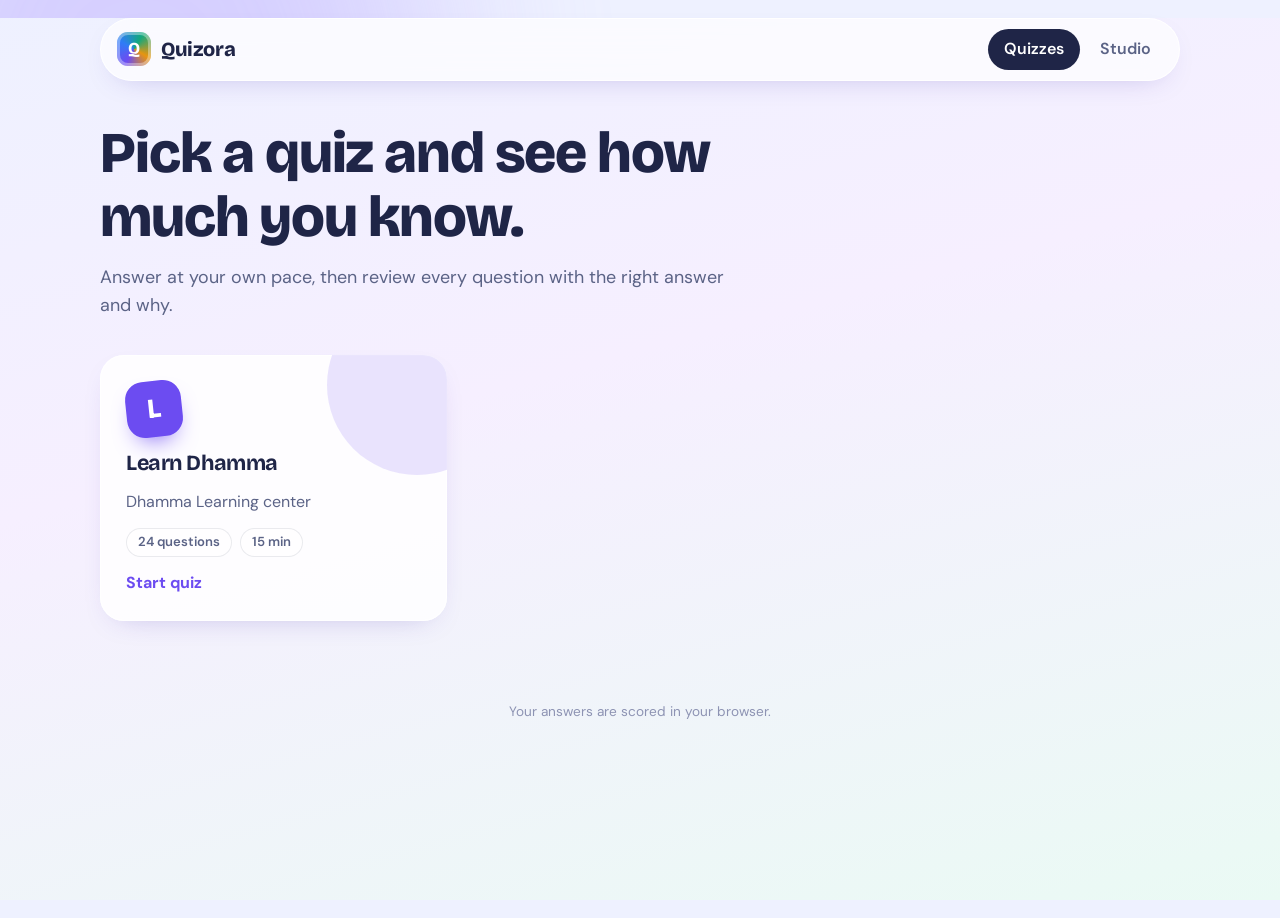
<file: index.html>
<!doctype html>
<html lang="en">
<head>
  <meta charset="utf-8">
  <meta name="viewport" content="width=device-width, initial-scale=1">
  <title>Quizora — take a quiz</title>
  <meta name="description" content="Pick a quiz, answer at your own pace and review every answer.">
  <link rel="icon" href="data:image/svg+xml,<svg xmlns='http://www.w3.org/2000/svg' viewBox='0 0 100 100'><rect width='100' height='100' rx='28' fill='%236c4cf1'/><text x='50' y='70' font-size='60' text-anchor='middle' fill='white' font-family='sans-serif' font-weight='800'>Q</text></svg>">
  <link rel="preconnect" href="https://fonts.googleapis.com">
  <link rel="preconnect" href="https://fonts.gstatic.com" crossorigin>
  <link href="https://fonts.googleapis.com/css2?family=Bricolage+Grotesque:opsz,wght@12..96,600;12..96,700;12..96,800&family=DM+Sans:opsz,wght@9..40,400;9..40,500;9..40,600;9..40,700&display=swap" rel="stylesheet">
  <link rel="stylesheet" href="css/theme.css">
  <link rel="stylesheet" href="css/components.css">
  <link rel="stylesheet" href="css/quiz.css">
</head>
<body>
  <div class="backdrop" aria-hidden="true"><span class="blob b1"></span><span class="blob b2"></span><span class="blob b3"></span></div>

  <header class="topbar">
    <a class="brand" href="./"><span class="brand-mark">Q</span><span>Quizora</span></a>
    <nav class="topnav" aria-label="Main">
      <a href="./" aria-current="page">Quizzes</a>
      <a href="admin.html">Studio</a>
    </nav>
  </header>

  <main id="app" class="container" tabindex="-1"></main>

  <p class="footer-note">Your answers are scored in your browser.</p>
  <div id="toasts" class="toasts" aria-live="polite"></div>

  <script type="module" src="js/pages/play/main.js"></script>
  <noscript><p class="container">Please enable JavaScript to take quizzes.</p></noscript>
</body>
</html>
</file>
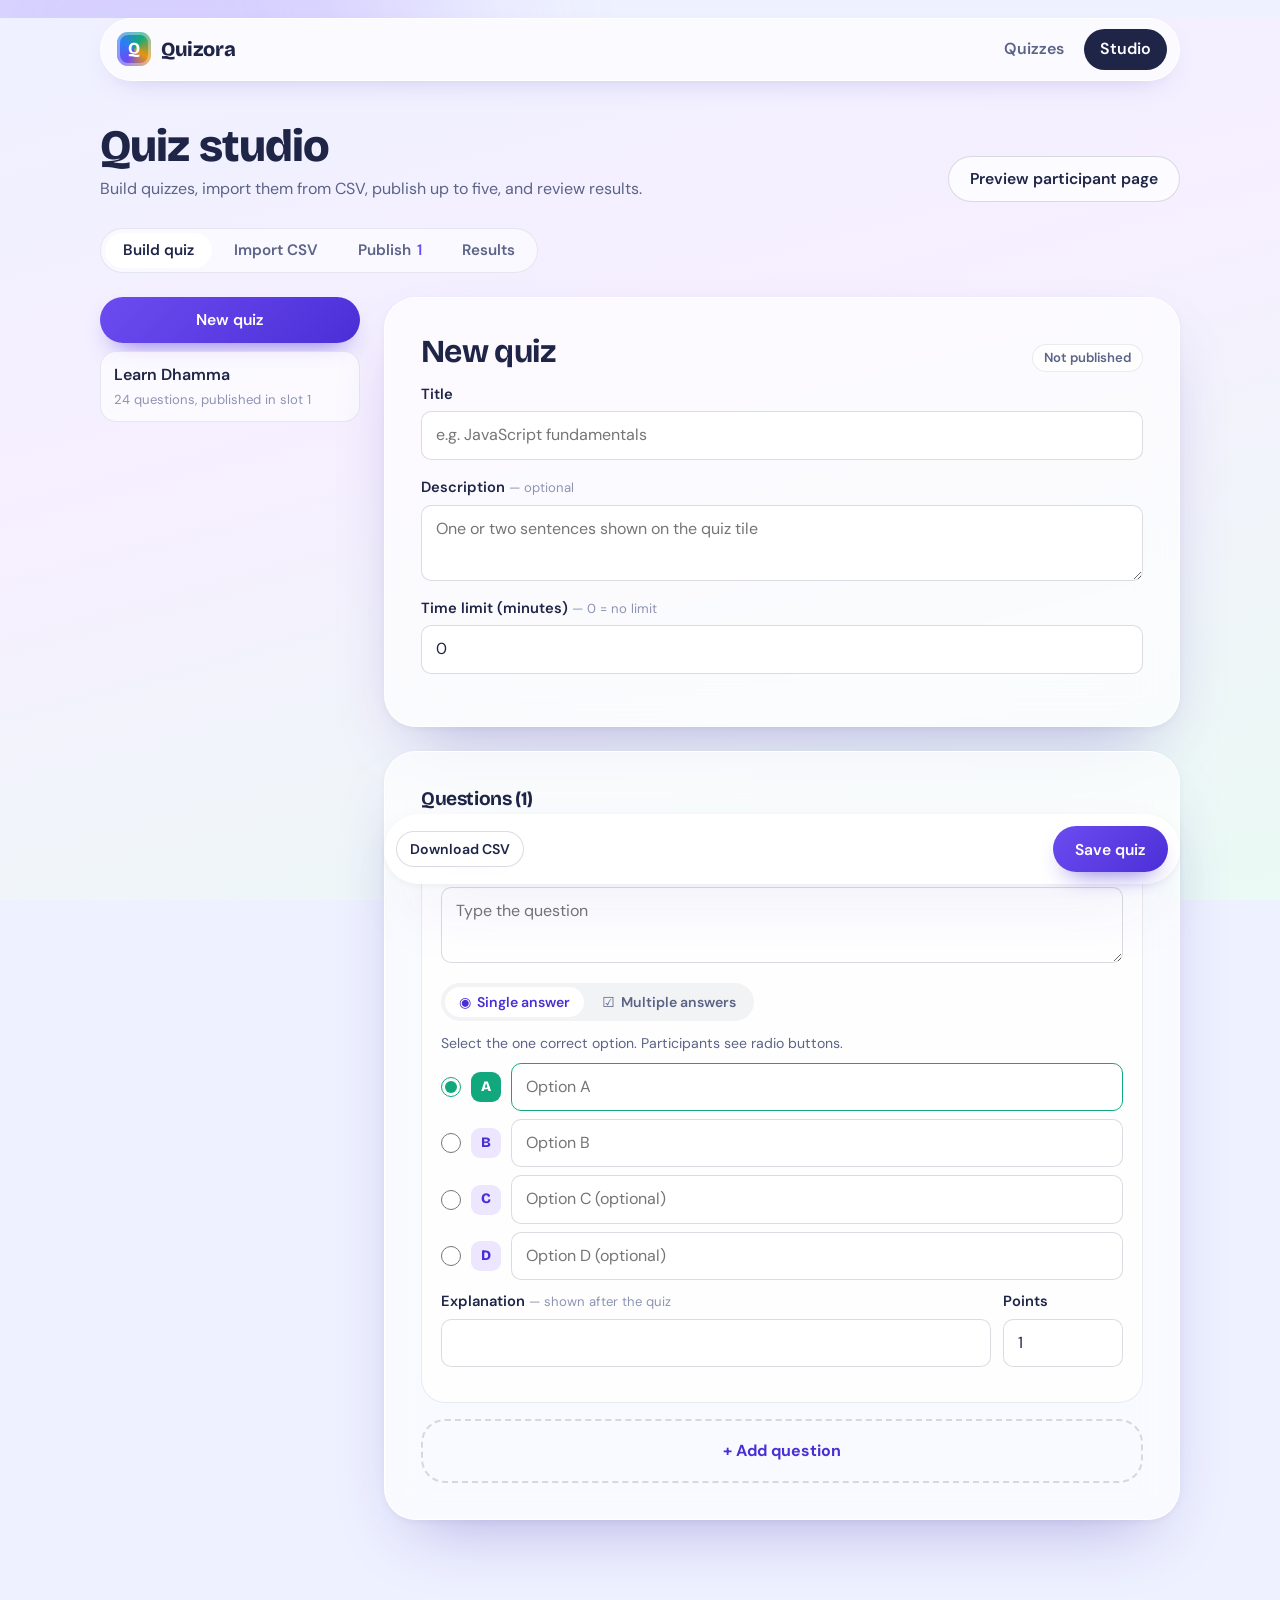
<file: admin.html>
<!doctype html>
<html lang="en">
<head>
  <meta charset="utf-8">
  <meta name="viewport" content="width=device-width, initial-scale=1">
  <title>Quizora — quiz studio</title>
  <meta name="robots" content="noindex">
  <link rel="icon" href="data:image/svg+xml,<svg xmlns='http://www.w3.org/2000/svg' viewBox='0 0 100 100'><rect width='100' height='100' rx='28' fill='%231f2547'/><text x='50' y='70' font-size='60' text-anchor='middle' fill='white' font-family='sans-serif' font-weight='800'>Q</text></svg>">
  <link rel="preconnect" href="https://fonts.googleapis.com">
  <link rel="preconnect" href="https://fonts.gstatic.com" crossorigin>
  <link href="https://fonts.googleapis.com/css2?family=Bricolage+Grotesque:opsz,wght@12..96,600;12..96,700;12..96,800&family=DM+Sans:opsz,wght@9..40,400;9..40,500;9..40,600;9..40,700&display=swap" rel="stylesheet">
  <link rel="stylesheet" href="css/theme.css">
  <link rel="stylesheet" href="css/components.css">
  <link rel="stylesheet" href="css/admin.css">
</head>
<body>
  <div class="backdrop" aria-hidden="true"><span class="blob b1"></span><span class="blob b2"></span><span class="blob b3"></span></div>

  <header class="topbar">
    <a class="brand" href="./"><span class="brand-mark">Q</span><span>Quizora</span></a>
    <nav class="topnav" aria-label="Main">
      <a href="./">Quizzes</a>
      <a href="admin.html" aria-current="page">Studio</a>
    </nav>
  </header>

  <main id="app" class="container"></main>
  <div id="toasts" class="toasts" aria-live="polite"></div>

  <script type="module" src="js/pages/studio/main.js"></script>
</body>
</html>
</file>
<file: css/theme.css>
/* ==========================================================================
   theme.css — design tokens, base elements, page backdrop
   Change colors / fonts here and the whole app follows.
   ========================================================================== */

:root {
  /* Ink */
  --ink: #1f2547;
  --ink-soft: #5b6386;
  --ink-faint: #8d93b3;

  /* Surfaces */
  --glass: rgba(255, 255, 255, 0.66);
  --glass-strong: rgba(255, 255, 255, 0.88);
  --line: rgba(31, 37, 71, 0.09);
  --line-strong: rgba(31, 37, 71, 0.16);

  /* Accents (one per publish slot, plus feedback colors) */
  --violet: #6c4cf1;
  --violet-deep: #4b2fd6;
  --violet-soft: #ece7ff;
  --mint: #12a87e;
  --mint-soft: #dbf6ec;
  --coral: #e8485a;
  --coral-soft: #ffe2e5;
  --sun: #e8950f;
  --sun-soft: #fff0d3;
  --sky: #2f7cf6;
  --sky-soft: #e0ecff;

  /* Shape */
  --radius-xl: 32px;
  --radius-lg: 24px;
  --radius-md: 16px;
  --radius-sm: 10px;
  --shadow-float: 0 30px 70px -30px rgba(60, 40, 170, 0.38), 0 2px 8px rgba(31, 37, 71, 0.05);
  --shadow-soft: 0 10px 30px -18px rgba(60, 40, 170, 0.35);

  /* Type */
  --font-display: 'Bricolage Grotesque', 'Segoe UI', system-ui, sans-serif;
  --font-body: 'DM Sans', 'Segoe UI', system-ui, sans-serif;

  /* Motion */
  --ease: cubic-bezier(0.22, 1, 0.36, 1);
  --fast: 180ms;
  --slow: 520ms;
}

*,
*::before,
*::after { box-sizing: border-box; }

html { -webkit-text-size-adjust: 100%; background-color: #eef1ff; }

body {
  margin: 0;
  min-height: 100vh;
  font-family: var(--font-body);
  font-size: 16px;
  line-height: 1.55;
  color: var(--ink);
  background: linear-gradient(165deg, #eef1ff 0%, #f6efff 42%, #eafaf4 100%) fixed;
  -webkit-font-smoothing: antialiased;
}

h1, h2, h3, h4 {
  font-family: var(--font-display);
  line-height: 1.12;
  letter-spacing: -0.02em;
  margin: 0 0 0.4em;
}
h1 { font-size: clamp(2.2rem, 5vw, 3.6rem); font-weight: 800; }
h2 { font-size: clamp(1.5rem, 3vw, 2rem); font-weight: 700; }
h3 { font-size: 1.2rem; font-weight: 700; }
p { margin: 0 0 1em; }
a { color: var(--violet-deep); }
img, svg { display: block; max-width: 100%; }

:focus-visible {
  outline: 3px solid var(--violet);
  outline-offset: 3px;
  border-radius: 8px;
}

.sr-only {
  position: absolute; width: 1px; height: 1px; padding: 0; margin: -1px;
  overflow: hidden; clip: rect(0 0 0 0); white-space: nowrap; border: 0;
}

/* ---------- Drifting colour backdrop (the one ambient motion) ---------- */
.backdrop {
  position: fixed;
  inset: 0;
  z-index: -1;
  overflow: hidden;
  pointer-events: none;
}
.blob {
  position: absolute;
  width: 46vmax;
  height: 46vmax;
  border-radius: 50%;
  filter: blur(90px);
  opacity: 0.45;
  animation: drift 34s ease-in-out infinite alternate;
}
.blob.b1 { background: #b9a8ff; top: -18vmax; left: -12vmax; }
.blob.b2 { background: #9be8cf; bottom: -20vmax; right: -14vmax; animation-delay: -12s; }
.blob.b3 { background: #ffd79a; top: 30%; left: 45%; width: 30vmax; height: 30vmax; opacity: 0.3; animation-delay: -22s; }

@keyframes drift {
  0%   { transform: translate(0, 0) scale(1); }
  50%  { transform: translate(6vmax, 4vmax) scale(1.08); }
  100% { transform: translate(-4vmax, 7vmax) scale(0.95); }
}

@media (prefers-reduced-motion: reduce) {
  *, *::before, *::after {
    animation-duration: 1ms !important;
    animation-iteration-count: 1 !important;
    transition-duration: 1ms !important;
  }
}

/* ---------- Layout shell ---------- */
.container {
  width: min(1080px, 100% - 32px);
  margin-inline: auto;
}
.container.narrow { width: min(760px, 100% - 32px); }

.topbar {
  display: flex;
  align-items: center;
  justify-content: space-between;
  gap: 16px;
  width: min(1080px, 100% - 32px);
  margin: 18px auto 0;
  padding: 10px 12px 10px 16px;
  background: var(--glass);
  border: 1px solid rgba(255, 255, 255, 0.9);
  border-radius: 999px;
  backdrop-filter: blur(16px);
  -webkit-backdrop-filter: blur(16px);
  box-shadow: var(--shadow-soft);
}
.brand {
  display: flex;
  align-items: center;
  gap: 10px;
  font-family: var(--font-display);
  font-weight: 800;
  font-size: 1.25rem;
  color: var(--ink);
  text-decoration: none;
  letter-spacing: -0.02em;
}
.brand-mark {
  width: 34px; height: 34px;
  border-radius: 11px;
  background: conic-gradient(from 210deg, var(--violet), var(--sky), var(--mint), var(--sun), var(--violet));
  display: grid;
  place-items: center;
  color: #fff;
  font-size: 1.05rem;
  box-shadow: inset 0 0 0 3px rgba(255, 255, 255, 0.35);
}
.topnav { display: flex; gap: 4px; }
.topnav a {
  padding: 8px 16px;
  border-radius: 999px;
  color: var(--ink-soft);
  font-weight: 600;
  text-decoration: none;
  transition: background var(--fast), color var(--fast);
}
.topnav a:hover { color: var(--ink); background: rgba(255, 255, 255, 0.8); }
.topnav a[aria-current='page'] { color: #fff; background: var(--ink); }

main { padding: 40px 0 80px; }

.footer-note {
  text-align: center;
  color: var(--ink-faint);
  font-size: 0.85rem;
  padding-bottom: 32px;
}

@media (max-width: 560px) {
  .topbar { border-radius: 22px; }
  .brand span:last-child { display: none; }
  .topnav a { padding: 8px 12px; font-size: 0.92rem; }
  main { padding-top: 28px; }
}
</file>
<file: css/components.css>
/* ==========================================================================
   components.css — reusable building blocks used by both pages
   ========================================================================== */

/* ---------- Glass panel ---------- */
.panel {
  background: var(--glass);
  border: 1px solid rgba(255, 255, 255, 0.92);
  border-radius: var(--radius-xl);
  backdrop-filter: blur(18px);
  -webkit-backdrop-filter: blur(18px);
  box-shadow: var(--shadow-float);
  padding: clamp(20px, 4vw, 36px);
}
.panel + .panel { margin-top: 24px; }
.panel-title { display: flex; align-items: baseline; justify-content: space-between; gap: 12px; flex-wrap: wrap; }
.muted { color: var(--ink-soft); }
.small { font-size: 0.88rem; }

/* ---------- Buttons ---------- */
.btn {
  --btn-bg: var(--ink);
  --btn-fg: #fff;
  display: inline-flex;
  align-items: center;
  justify-content: center;
  gap: 8px;
  min-height: 46px;
  padding: 0 22px;
  border: 0;
  border-radius: 999px;
  background: var(--btn-bg);
  color: var(--btn-fg);
  font: 600 0.98rem/1 var(--font-body);
  text-decoration: none;
  cursor: pointer;
  transition: transform var(--fast) var(--ease), box-shadow var(--fast), background var(--fast), opacity var(--fast);
  white-space: nowrap;
}
.btn:hover { transform: translateY(-1px); box-shadow: 0 10px 22px -12px rgba(31, 37, 71, 0.6); }
.btn:active { transform: translateY(0) scale(0.98); }
.btn:disabled { opacity: 0.45; cursor: not-allowed; transform: none; box-shadow: none; }

.btn.primary {
  --btn-bg: linear-gradient(135deg, var(--violet) 0%, var(--violet-deep) 100%);
  background: var(--btn-bg);
  box-shadow: 0 12px 26px -14px rgba(76, 47, 214, 0.9);
}
.btn.ghost { --btn-bg: rgba(255, 255, 255, 0.75); --btn-fg: var(--ink); box-shadow: inset 0 0 0 1px var(--line-strong); }
.btn.ghost:hover { --btn-bg: #fff; }
.btn.danger { --btn-bg: var(--coral-soft); --btn-fg: #b4202f; }
.btn.small { min-height: 36px; padding: 0 14px; font-size: 0.88rem; }
.btn.icon { width: 38px; min-height: 38px; padding: 0; }
.btn-row { display: flex; flex-wrap: wrap; gap: 10px; align-items: center; }
.btn-row.end { justify-content: flex-end; }
.btn-row.between { justify-content: space-between; }

/* ---------- Form fields ---------- */
.field { display: grid; gap: 6px; margin-bottom: 16px; }
.field > span { font-weight: 600; font-size: 0.92rem; }
.field .hint { font-weight: 400; color: var(--ink-faint); font-size: 0.82rem; }
.input,
.textarea,
.select {
  width: 100%;
  padding: 12px 14px;
  border: 1px solid var(--line-strong);
  border-radius: var(--radius-sm);
  background: rgba(255, 255, 255, 0.9);
  color: var(--ink);
  font: 400 1rem/1.4 var(--font-body);
  transition: border-color var(--fast), box-shadow var(--fast);
}
.textarea { resize: vertical; min-height: 76px; }
.input:focus,
.textarea:focus,
.select:focus { outline: none; border-color: var(--violet); box-shadow: 0 0 0 4px rgba(108, 76, 241, 0.16); }
.field-grid { display: grid; grid-template-columns: repeat(auto-fit, minmax(200px, 1fr)); gap: 0 16px; }

/* ---------- Chips / pills ---------- */
.pill {
  display: inline-flex;
  align-items: center;
  gap: 6px;
  padding: 4px 12px;
  border-radius: 999px;
  font-size: 0.82rem;
  font-weight: 600;
  background: rgba(255, 255, 255, 0.8);
  color: var(--ink-soft);
  box-shadow: inset 0 0 0 1px var(--line);
}
.pill.violet { background: var(--violet-soft); color: var(--violet-deep); box-shadow: none; }
.pill.mint { background: var(--mint-soft); color: #0b7457; box-shadow: none; }
.pill.coral { background: var(--coral-soft); color: #b4202f; box-shadow: none; }
.pill.sun { background: var(--sun-soft); color: #915b00; box-shadow: none; }

/* ---------- Slot colour themes (one per published quiz) ---------- */
.theme-violet { --accent: var(--violet); --accent-soft: var(--violet-soft); }
.theme-mint   { --accent: var(--mint);   --accent-soft: var(--mint-soft); }
.theme-sun    { --accent: var(--sun);    --accent-soft: var(--sun-soft); }
.theme-coral  { --accent: var(--coral);  --accent-soft: var(--coral-soft); }
.theme-sky    { --accent: var(--sky);    --accent-soft: var(--sky-soft); }

/* ---------- Empty state ---------- */
.empty {
  text-align: center;
  padding: 48px 20px;
  border: 2px dashed var(--line-strong);
  border-radius: var(--radius-lg);
  color: var(--ink-soft);
}
.empty h3 { color: var(--ink); }

/* ---------- Tables ---------- */
.table-wrap { overflow-x: auto; border-radius: var(--radius-md); border: 1px solid var(--line); background: rgba(255, 255, 255, 0.7); }
table.data { width: 100%; border-collapse: collapse; font-size: 0.92rem; }
table.data th,
table.data td { padding: 12px 14px; text-align: left; border-bottom: 1px solid var(--line); white-space: nowrap; }
table.data th { font-weight: 600; color: var(--ink-soft); background: rgba(255, 255, 255, 0.6); }
table.data tr:last-child td { border-bottom: 0; }
table.data td.num, table.data th.num { text-align: right; font-variant-numeric: tabular-nums; }

/* ---------- Toasts ---------- */
.toasts {
  position: fixed;
  left: 50%;
  bottom: 24px;
  transform: translateX(-50%);
  display: grid;
  gap: 8px;
  z-index: 50;
  width: min(420px, calc(100% - 32px));
}
.toast {
  padding: 14px 18px;
  border-radius: var(--radius-md);
  background: var(--ink);
  color: #fff;
  font-weight: 500;
  box-shadow: 0 18px 40px -18px rgba(31, 37, 71, 0.8);
  animation: toast-in 360ms var(--ease);
}
.toast.success { background: #0d7d5e; }
.toast.error { background: #b4202f; }
.toast.leaving { opacity: 0; transform: translateY(8px); transition: all 260ms var(--ease); }
@keyframes toast-in { from { opacity: 0; transform: translateY(14px) scale(0.97); } }

/* ---------- Stats ---------- */
.stats { display: grid; grid-template-columns: repeat(auto-fit, minmax(140px, 1fr)); gap: 12px; }
.stat {
  padding: 16px 18px;
  border-radius: var(--radius-md);
  background: rgba(255, 255, 255, 0.75);
  box-shadow: inset 0 0 0 1px var(--line);
}
.stat b { display: block; font-family: var(--font-display); font-size: 1.6rem; line-height: 1.1; }
.stat span { color: var(--ink-soft); font-size: 0.86rem; }
</file>
<file: css/quiz.css>
/* ==========================================================================
   quiz.css — participant page: quiz list, intro, player, result
   ========================================================================== */

.view { animation: view-in var(--slow) var(--ease); }
@keyframes view-in { from { opacity: 0; transform: translateY(12px); } }

/* ---------- Hero + quiz list ---------- */
.hero { max-width: 640px; margin-bottom: 36px; }
.hero h1 { margin-bottom: 14px; }
.hero p { font-size: 1.12rem; color: var(--ink-soft); max-width: 52ch; }

.preview-banner {
  display: flex; align-items: center; justify-content: space-between; gap: 12px; flex-wrap: wrap;
  padding: 12px 18px; margin-bottom: 24px;
  border-radius: var(--radius-md);
  background: var(--sun-soft); color: #7a4c00; font-weight: 500;
}

.quiz-grid {
  display: grid;
  grid-template-columns: repeat(auto-fill, minmax(280px, 1fr));
  gap: 20px;
}
.quiz-tile {
  position: relative;
  display: flex;
  flex-direction: column;
  gap: 14px;
  min-height: 250px;
  padding: 26px;
  border: 0;
  border-radius: var(--radius-lg);
  background: var(--glass-strong);
  box-shadow: var(--shadow-soft), inset 0 0 0 1px rgba(255, 255, 255, 0.95);
  text-align: left;
  font: inherit;
  color: inherit;
  cursor: pointer;
  overflow: hidden;
  transition: transform 300ms var(--ease), box-shadow 300ms var(--ease);
}
.quiz-tile::after {
  /* soft accent glow in the corner */
  content: '';
  position: absolute;
  right: -60px; top: -60px;
  width: 180px; height: 180px;
  border-radius: 50%;
  background: var(--accent);
  opacity: 0.14;
  transition: transform 500ms var(--ease);
}
.quiz-tile:hover { transform: translateY(-4px); box-shadow: var(--shadow-float); }
.quiz-tile:hover::after { transform: scale(1.3); }
.quiz-glyph {
  width: 56px; height: 56px;
  display: grid; place-items: center;
  border-radius: 18px;
  background: var(--accent);
  color: #fff;
  font: 800 1.7rem/1 var(--font-display);
  transform: rotate(-6deg);
  box-shadow: 0 12px 24px -12px var(--accent);
}
.quiz-tile h3 { font-size: 1.35rem; margin: 0; }
.quiz-tile p { color: var(--ink-soft); margin: 0; flex: 1; }
.quiz-meta { display: flex; flex-wrap: wrap; gap: 8px; }
.quiz-tile .start-label { font-weight: 700; color: var(--accent); }

/* ---------- Intro ---------- */
.intro { text-align: center; }
.intro .quiz-glyph { margin: 0 auto 18px; width: 72px; height: 72px; font-size: 2.1rem; border-radius: 22px; }
.intro .quiz-meta { justify-content: center; margin-bottom: 24px; }
.intro form { max-width: 380px; margin: 0 auto; text-align: left; }
.intro .btn { width: 100%; }

/* ---------- Player ---------- */
.player-head { display: flex; align-items: center; justify-content: space-between; gap: 12px; margin-bottom: 14px; }
.player-head .count { font-weight: 600; color: var(--ink-soft); }
.timer { font-variant-numeric: tabular-nums; }
.timer.low { background: var(--coral-soft); color: #b4202f; animation: pulse 1s ease-in-out infinite; }
@keyframes pulse { 50% { transform: scale(1.06); } }

.progress { display: flex; gap: 6px; margin-bottom: 28px; }
.progress span {
  flex: 1;
  height: 8px;
  border-radius: 99px;
  background: rgba(31, 37, 71, 0.08);
  transition: background 300ms var(--ease);
}
.progress span.done { background: var(--accent-soft); box-shadow: inset 0 0 0 2px var(--accent); }
.progress span.current { background: var(--accent); }

.question-text {
  font-family: var(--font-display);
  font-weight: 700;
  font-size: clamp(1.4rem, 3.2vw, 2rem);
  line-height: 1.2;
  letter-spacing: -0.015em;
  margin: 0 0 26px;
}
.question-card { animation: q-in 420ms var(--ease); }
@keyframes q-in { from { opacity: 0; transform: translateX(18px); } }

.answer-hint { margin: -12px 0 18px; }

/* Options: each is a <label> wrapping a real radio button (single) or checkbox (multiple) */
.options {
  display: grid;
  grid-template-columns: repeat(2, 1fr);
  gap: 14px;
  margin: 0;
  padding: 0;
  border: 0;
  min-width: 0;
}
.option {
  display: flex;
  align-items: center;
  gap: 12px;
  min-height: 74px;
  padding: 14px 18px;
  border-radius: var(--radius-md);
  background: rgba(255, 255, 255, 0.92);
  box-shadow: inset 0 0 0 2px var(--line);
  font: 500 1.02rem/1.35 var(--font-body);
  color: var(--ink);
  cursor: pointer;
  transition: box-shadow var(--fast), transform var(--fast) var(--ease), background var(--fast);
}
.option:hover { box-shadow: inset 0 0 0 2px var(--accent); transform: translateY(-1px); }
.option:has(input:checked) { background: var(--accent-soft); box-shadow: inset 0 0 0 2px var(--accent); }
.option:has(input:focus-visible) { outline: 3px solid var(--accent); outline-offset: 3px; }

/* The control itself: a circle for radio, a rounded square for checkbox */
.option input {
  appearance: none;
  -webkit-appearance: none;
  flex: none;
  display: grid;
  place-items: center;
  width: 24px;
  height: 24px;
  margin: 0;
  border: 2px solid var(--line-strong);
  background: #fff;
  cursor: pointer;
  transition: border-color var(--fast), background var(--fast);
}
.option input:focus-visible { outline: none; }
.option input[type='radio'] { border-radius: 50%; }
.option input[type='checkbox'] { border-radius: 7px; }
.option input::after { content: ''; transform: scale(0); transition: transform 200ms var(--ease); }
.option input[type='radio']::after { width: 10px; height: 10px; border-radius: 50%; background: #fff; }
.option input[type='checkbox']::after {
  width: 6px; height: 11px; margin-top: -2px;
  border: solid #fff; border-width: 0 3px 3px 0;
  transform: rotate(45deg) scale(0);
}
.option input:checked { border-color: var(--accent); background: var(--accent); }
.option input[type='radio']:checked::after { transform: scale(1); }
.option input[type='checkbox']:checked::after { transform: rotate(45deg) scale(1); }

.option .key {
  flex: none;
  width: 30px; height: 30px;
  display: grid; place-items: center;
  border-radius: 9px;
  background: var(--accent-soft);
  color: var(--accent);
  font: 800 0.92rem/1 var(--font-display);
}
.option:has(input:checked) .key { background: #fff; }

.player-foot { margin-top: 30px; }
.kbd-hint { color: var(--ink-faint); font-size: 0.84rem; }

/* ---------- Result ---------- */
.result-top { display: grid; grid-template-columns: auto 1fr; gap: 32px; align-items: center; }
.score-ring { position: relative; width: 180px; height: 180px; }
.score-ring svg { width: 100%; height: 100%; transform: rotate(-90deg); }
.score-ring circle { fill: none; stroke-width: 14; }
.score-ring .track { stroke: rgba(31, 37, 71, 0.08); }
.score-ring .value {
  stroke: var(--accent);
  stroke-linecap: round;
  transition: stroke-dashoffset 1400ms var(--ease);
}
.score-ring .label {
  position: absolute; inset: 0;
  display: grid; place-content: center; text-align: center;
}
.score-ring .label b { font: 800 2.6rem/1 var(--font-display); letter-spacing: -0.03em; }
.score-ring .label span { color: var(--ink-soft); font-size: 0.86rem; }

.review { display: grid; gap: 12px; margin-top: 8px; }
.review-item {
  padding: 16px 18px;
  border-radius: var(--radius-md);
  background: rgba(255, 255, 255, 0.8);
  border-left: 5px solid var(--coral);
}
.review-item.correct { border-left-color: var(--mint); }
.review-item h4 { font-family: var(--font-body); font-size: 1rem; font-weight: 600; margin-bottom: 8px; letter-spacing: 0; }
.review-item .answers { display: flex; flex-wrap: wrap; gap: 8px; margin-bottom: 6px; }
.review-item .explain { color: var(--ink-soft); font-size: 0.92rem; margin: 6px 0 0; }

@media (max-width: 640px), (hover: none) {
  .kbd-hint { display: none; }
}
@media (max-width: 640px) {
  .options { grid-template-columns: 1fr; }
  .result-top { grid-template-columns: 1fr; justify-items: center; text-align: center; }
  .result-top .btn-row { justify-content: center; }
}
</file>
<file: css/admin.css>
/* ==========================================================================
   admin.css — Quiz Studio: tabs, builder, importer, publish slots, results
   ========================================================================== */

.studio-head { display: flex; align-items: flex-end; justify-content: space-between; gap: 20px; flex-wrap: wrap; margin-bottom: 26px; }
.studio-head h1 { font-size: clamp(2rem, 4vw, 2.8rem); margin: 0 0 6px; }
.studio-head p { margin: 0; color: var(--ink-soft); }

/* ---------- Tabs ---------- */
.tabs {
  display: inline-flex;
  flex-wrap: wrap;
  gap: 4px;
  padding: 5px;
  margin-bottom: 24px;
  border-radius: 999px;
  background: rgba(255, 255, 255, 0.6);
  box-shadow: inset 0 0 0 1px var(--line);
}
.tab {
  padding: 10px 18px;
  border: 0;
  border-radius: 999px;
  background: transparent;
  color: var(--ink-soft);
  font: 600 0.95rem/1 var(--font-body);
  cursor: pointer;
  transition: background var(--fast), color var(--fast);
}
.tab:hover { color: var(--ink); }
.tab[aria-selected='true'] { background: #fff; color: var(--ink); box-shadow: var(--shadow-soft); }
.tab .count { margin-left: 6px; color: var(--violet); }
.tab-panel { animation: view-in var(--slow) var(--ease); }
@keyframes view-in { from { opacity: 0; transform: translateY(10px); } }

/* ---------- Builder ---------- */
.builder { display: grid; grid-template-columns: 260px 1fr; gap: 24px; align-items: start; }
.library { position: sticky; top: 20px; display: grid; gap: 8px; }
.library-item {
  display: grid;
  gap: 2px;
  padding: 12px 14px;
  border: 0;
  border-radius: var(--radius-md);
  background: rgba(255, 255, 255, 0.65);
  text-align: left;
  font: inherit;
  color: inherit;
  cursor: pointer;
  box-shadow: inset 0 0 0 1px var(--line);
  transition: background var(--fast), box-shadow var(--fast);
}
.library-item:hover { background: #fff; }
.library-item[aria-current='true'] { background: #fff; box-shadow: inset 0 0 0 2px var(--violet); }
.library-item b { font-weight: 600; overflow: hidden; text-overflow: ellipsis; white-space: nowrap; }
.library-item span { font-size: 0.82rem; color: var(--ink-faint); }

.q-editor {
  position: relative;
  padding: 20px;
  margin-bottom: 16px;
  border-radius: var(--radius-lg);
  background: rgba(255, 255, 255, 0.78);
  box-shadow: inset 0 0 0 1px var(--line);
}
.q-editor-head { display: flex; align-items: center; justify-content: space-between; gap: 10px; margin-bottom: 12px; }
.q-editor-head h4 { margin: 0; font-size: 1rem; color: var(--ink-soft); }
.q-option-row { display: grid; grid-template-columns: auto auto 1fr; gap: 10px; align-items: center; margin-bottom: 8px; }
.q-option-row input[type='checkbox'],
.q-option-row input[type='radio'] { width: 20px; height: 20px; margin: 0; accent-color: var(--mint); cursor: pointer; }

/* Single answer / Multiple answers switch */
.type-switch {
  display: inline-flex;
  gap: 4px;
  padding: 4px;
  margin-bottom: 12px;
  border-radius: 999px;
  background: rgba(31, 37, 71, 0.05);
}
.type-switch button {
  display: inline-flex;
  align-items: center;
  gap: 6px;
  padding: 8px 14px;
  border: 0;
  border-radius: 999px;
  background: transparent;
  color: var(--ink-soft);
  font: 600 0.88rem/1 var(--font-body);
  cursor: pointer;
  transition: background var(--fast), color var(--fast);
}
.type-switch button[aria-checked='true'] { background: #fff; color: var(--violet-deep); box-shadow: var(--shadow-soft); }
.q-option-row .letter {
  width: 30px; height: 30px; display: grid; place-items: center;
  border-radius: 9px; background: var(--violet-soft); color: var(--violet-deep);
  font: 800 0.9rem/1 var(--font-display);
}
.q-option-row.is-correct .letter { background: var(--mint); color: #fff; }
.q-option-row.is-correct .input { border-color: var(--mint); }
.q-extra { display: grid; grid-template-columns: 1fr 120px; gap: 0 12px; margin-top: 10px; }

.add-question {
  width: 100%;
  min-height: 64px;
  border: 2px dashed var(--line-strong);
  border-radius: var(--radius-lg);
  background: transparent;
  color: var(--violet-deep);
  font: 700 1rem/1 var(--font-body);
  cursor: pointer;
  transition: background var(--fast), border-color var(--fast);
}
.add-question:hover { background: rgba(255, 255, 255, 0.6); border-color: var(--violet); }

.sticky-actions {
  position: sticky;
  bottom: 16px;
  margin-top: 20px;
  padding: 12px;
  border-radius: 999px;
  background: var(--glass-strong);
  backdrop-filter: blur(14px);
  box-shadow: var(--shadow-float);
}

.errors {
  padding: 14px 18px;
  margin-bottom: 18px;
  border-radius: var(--radius-md);
  background: var(--coral-soft);
  color: #8f1824;
}
.errors ul { margin: 6px 0 0; padding-left: 20px; }

/* ---------- Importer ---------- */
.dropzone {
  display: grid;
  place-items: center;
  gap: 8px;
  padding: 44px 20px;
  border: 2px dashed rgba(108, 76, 241, 0.4);
  border-radius: var(--radius-lg);
  background: rgba(236, 231, 255, 0.45);
  text-align: center;
  cursor: pointer;
  transition: background var(--fast), border-color var(--fast), transform var(--fast);
}
.dropzone.over { background: rgba(236, 231, 255, 0.9); border-color: var(--violet); transform: scale(1.01); }
.dropzone b { font-family: var(--font-display); font-size: 1.25rem; }
.dropzone-icon {
  width: 54px; height: 54px; display: grid; place-items: center;
  border-radius: 16px; background: var(--violet); color: #fff; font-size: 1.6rem;
}
.code-sample {
  margin: 0;
  padding: 14px 16px;
  border-radius: var(--radius-md);
  background: #1f2547;
  color: #e6e8ff;
  font: 0.82rem/1.6 ui-monospace, 'SFMono-Regular', Menlo, Consolas, monospace;
  overflow-x: auto;
  white-space: pre;
}

/* ---------- Publish slots ---------- */
.slots { display: grid; grid-template-columns: repeat(5, 1fr); gap: 14px; }
.slot {
  display: flex;
  flex-direction: column;
  gap: 10px;
  min-height: 210px;
  padding: 18px;
  border-radius: var(--radius-lg);
  background: rgba(255, 255, 255, 0.8);
  box-shadow: inset 0 0 0 1px var(--line);
  border-top: 6px solid var(--accent);
}
.slot.empty-slot { background: rgba(255, 255, 255, 0.4); border-top-style: dashed; }
.slot .slot-name { font-size: 0.82rem; font-weight: 700; color: var(--accent); }
.slot h4 { font-family: var(--font-display); font-size: 1.08rem; margin: 0; }
.slot p { margin: 0; font-size: 0.85rem; color: var(--ink-soft); flex: 1; }
.slot .select { padding: 8px 10px; font-size: 0.88rem; }

.steps { display: grid; gap: 12px; padding-left: 0; list-style: none; counter-reset: step; margin: 0; }
.steps li { display: grid; grid-template-columns: 34px 1fr; gap: 12px; align-items: start; counter-increment: step; }
.steps li::before {
  content: counter(step);
  width: 34px; height: 34px; display: grid; place-items: center;
  border-radius: 50%; background: var(--ink); color: #fff; font-weight: 700;
}
.steps code { background: var(--violet-soft); padding: 1px 6px; border-radius: 6px; font-size: 0.9em; }

/* ---------- Results ---------- */
.bar { height: 8px; border-radius: 99px; background: rgba(31, 37, 71, 0.08); overflow: hidden; min-width: 80px; }
.bar i { display: block; height: 100%; border-radius: 99px; background: linear-gradient(90deg, var(--violet), var(--mint)); }

@media (max-width: 960px) {
  .builder { grid-template-columns: 1fr; }
  .library { position: static; grid-template-columns: repeat(auto-fill, minmax(180px, 1fr)); }
  .slots { grid-template-columns: repeat(auto-fill, minmax(180px, 1fr)); }
}
@media (max-width: 560px) {
  .q-extra { grid-template-columns: 1fr; }
  .sticky-actions { border-radius: 22px; }
}
</file>
